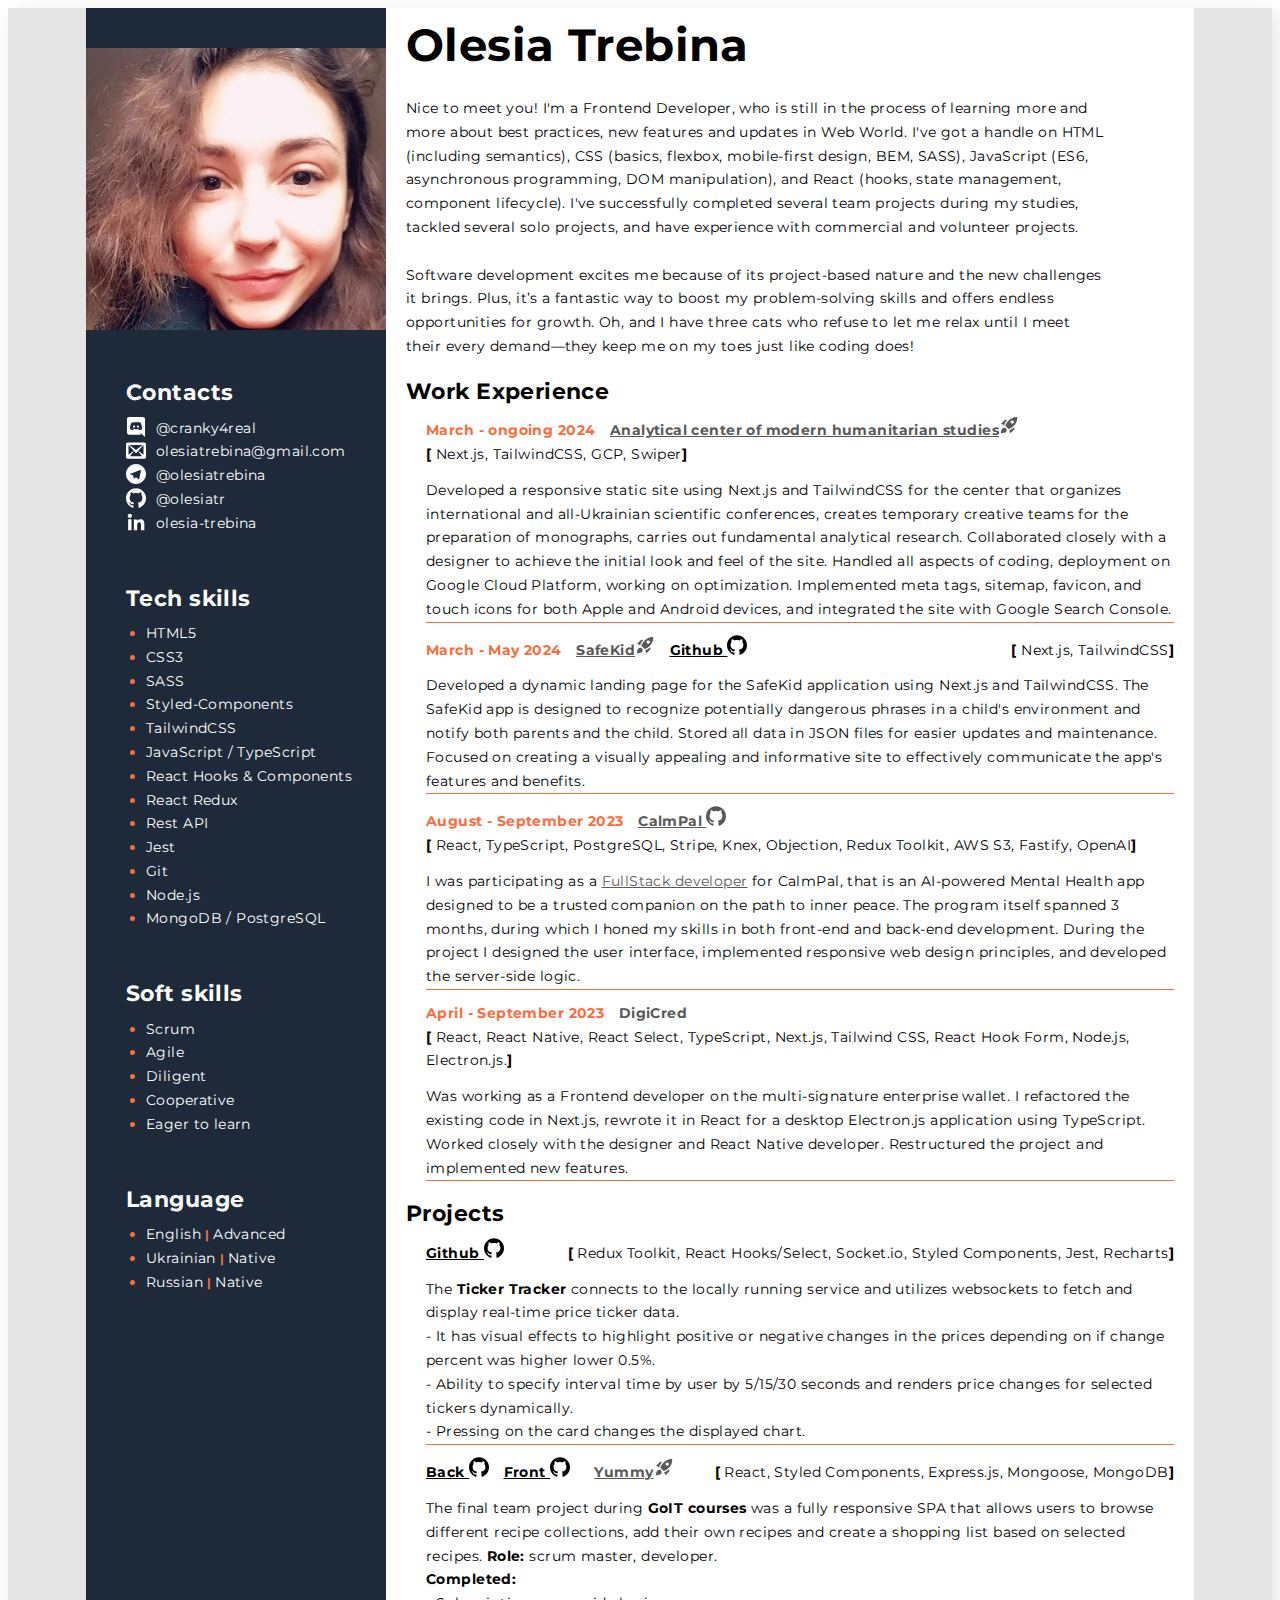
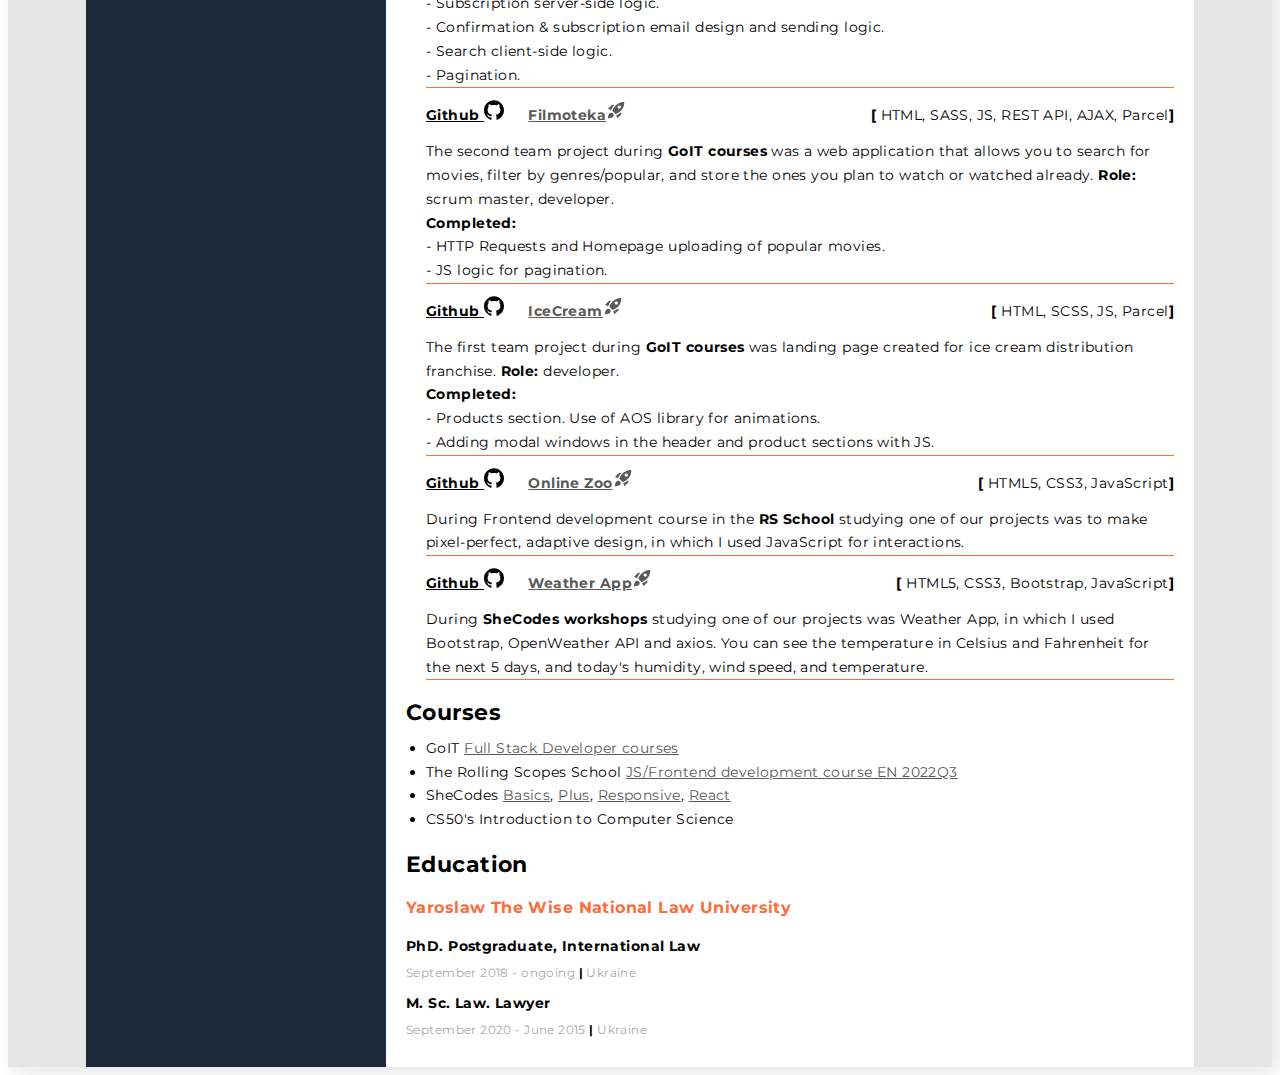
<file: index.html>
<!DOCTYPE html>
<html lang="en">

<head>
    <meta charset="UTF-8">
    <meta http-equiv="X-UA-Compatible" content="IE=edge">
    <meta name="viewport" content="width=device-width, initial-scale=1.0">
    <title>Olesia Trebina</title>
    <link rel="preconnect" href="https://fonts.googleapis.com">
    <link rel="preconnect" href="https://fonts.gstatic.com" crossorigin>
    <link href="https://fonts.googleapis.com/css2?family=Montserrat:wght@400;700&display=swap" rel="stylesheet">
    <link rel="stylesheet" href="./style.css">
</head>

<body>
    <div class="main__container">
        <main>
            <div class="container">
                <!--  -->
                <section class="about">
                    <h1 class="about__title">Olesia Trebina</h1>
                    <p class="about__description">
                        Nice to meet you! I'm a Frontend Developer, who is still in the process of learning more and
                        more about best practices, new features and updates in Web World. I've got a handle on HTML
                        (including semantics), CSS (basics, flexbox,
                        mobile-first design, BEM, SASS), JavaScript (ES6, asynchronous programming, DOM manipulation),
                        and React (hooks, state
                        management, component lifecycle). I've successfully completed several team projects during my
                        studies, tackled several
                        solo projects, and have experience with commercial and volunteer projects.<br /><br />
                        Software
                        development excites me because of
                        its project-based nature and the new challenges it brings. Plus, it’s a fantastic way to boost
                        my problem-solving skills
                        and offers endless opportunities for growth. Oh, and I have three cats who refuse to let me
                        relax until I meet their
                        every demand—they keep me on my toes just like coding does!
                    </p>
                </section>

                <!-- WORK EXPERIENCE  -->
                <section class="projects">
                    <h2 class="projects__title">Work Experience</h2>
                    <ul class="projects__list">
                        <li class="projects__item">
                            <div class="projects__container">
                                <div>
                                    <span class="work__date">March - ongoing 2024</span>

                                    <a href="https://acmhs.in.ua/" class="projects__links" target="_blank"
                                        rel="noopener noreferrer"
                                        aria-label="Analytical center of modern humanitarian studies project">Analytical
                                        center of modern humanitarian studies<svg class="projects__logo--icon"
                                            width="20" height="20">
                                            <use href="./images/symbol-defs.svg#icon-rocket"></use>
                                        </svg></a>

                                </div>

                                <div>
                                    <span class="projects__descriptions"></span>
                                    [
                                    <span class="projects__descriptions">Next.js, TailwindCSS, GCP, Swiper</span>]
                                </div>
                            </div>
                            <p class="projects__descriptions">Developed a responsive static site using Next.js and
                                TailwindCSS for the center that organizes international and all-Ukrainian scientific
                                conferences, creates temporary creative teams for the
                                preparation of monographs, carries out fundamental analytical research. Collaborated
                                closely with a designer to achieve the initial
                                look and feel of the site. Handled
                                all aspects of coding, deployment on Google Cloud Platform, working on optimization.
                                Implemented meta tags, sitemap, favicon,
                                and touch icons for both Apple and Android devices, and integrated the site with Google
                                Search Console.

                            </p>
                        </li>

                        <li class="projects__item">
                            <div class="projects__container">
                                <div>
                                    <span class="work__date">March - May 2024</span>

                                    <a href="hhttps://safekid-landing-page.vercel.app/" class="projects__links"
                                        target="_blank" rel="noopener noreferrer"
                                        aria-label="SafeKid landing page">SafeKid<svg class="projects__logo--icon"
                                            width="20" height="20">
                                            <use href="./images/symbol-defs.svg#icon-rocket"></use>
                                        </svg></a>

                                    <a href="https://github.com/OlesiaTr/safekid-landing-page" class="projects__logo"
                                        target="_blank" rel="noopener noreferrer" aria-label="Github repo">Github
                                        <svg class="projects__logo--icon" width="20" height="20">
                                            <use href="./images/symbol-defs.svg#icon-github"></use>
                                        </svg></a>

                                </div>

                                <div>
                                    <span class="projects__descriptions"></span>
                                    [
                                    <span class="projects__descriptions">Next.js, TailwindCSS</span>]
                                </div>
                            </div>
                            <p class="projects__descriptions">Developed a dynamic landing page for the SafeKid
                                application using Next.js and TailwindCSS. The SafeKid app is designed
                                to recognize potentially dangerous phrases in a child's environment and notify both
                                parents and the child. Stored all
                                data in JSON files for easier updates and maintenance. Focused on creating a visually
                                appealing and informative site to
                                effectively communicate the app's features and benefits.

                            </p>
                        </li>

                        <li class="projects__item">
                            <div class="projects__container">
                                <div>
                                    <span class="work__date">August - September 2023</span>

                                    <a href="https://github.com/BinaryStudioAcademy/bsa-2023-calmpal"
                                        class="projects__links" target="_blank" rel="noopener noreferrer"
                                        aria-label="Github monorepo">CalmPal
                                        <svg class="projects__logo--icon" width="20" height="20">
                                            <use href="./images/symbol-defs.svg#icon-github"></use>
                                        </svg></a>

                                </div>

                                <div>
                                    <span class="projects__descriptions"></span>
                                    [
                                    <span class="projects__descriptions">React, TypeScript, PostgreSQL, Stripe, Knex,
                                        Objection, Redux Toolkit, AWS S3, Fastify, OpenAI</span>]
                                </div>
                            </div>
                            <p class="projects__descriptions">I was participating as a <a
                                    href="https://drive.google.com/file/d/1BTiDZmq7YiCHTnFfwybAC8FV8lrD6LqF/view?usp=drive_link"
                                    class="courses__link" target="_blank" rel="noopener noreferrer"
                                    aria-label="Binary Studio Academy certificate">FullStack developer</a> for CalmPal,
                                that is an AI-powered Mental Health app designed to be
                                a trusted companion on the path to inner peace. The program itself spanned 3 months,
                                during which I honed my skills in both front-end and back-end development. During the
                                project I designed the user interface,
                                implemented responsive web design principles, and developed the server-side logic.
                            </p>
                        </li>

                        <li class="projects__item">
                            <div class="projects__container">
                                <div>
                                    <span class="work__date">April - September 2023</span>

                                    <span class="projects__links">DigiCred</span>

                                </div>

                                <div>
                                    <span class="projects__descriptions"></span>
                                    [
                                    <span class="projects__descriptions">React, React Native, React Select, TypeScript,
                                        Next.js,
                                        Tailwind CSS, React Hook Form, Node.js, Electron.js.</span>]
                                </div>
                            </div>
                            <p class="projects__descriptions">Was working as a Frontend developer on the multi-signature
                                enterprise wallet.
                                I refactored the existing code in Next.js, rewrote it in React for a desktop Electron.js
                                application
                                using TypeScript. Worked
                                closely with the designer and React Native developer. Restructured the project and
                                implemented new features.
                            </p>
                        </li>


                    </ul>
                </section>

                <!-- PROJECTS  -->
                <section class="projects">
                    <h2 class="projects__title">Projects</h2>
                    <ul class="projects__list">
                        <li class="projects__item">
                            <div class="projects__container">
                                <div>
                                    <a href="https://github.com/OlesiaTr/ticker-tracker" class="projects__logo"
                                        target="_blank" rel="noopener noreferrer" aria-label="Github monorepo">Github
                                        <svg class="projects__logo--icon" width="20" height="20">
                                            <use href="./images/symbol-defs.svg#icon-github"></use>
                                        </svg></a>

                                </div>

                                <div>
                                    <span class="projects__descriptions"></span>
                                    [
                                    <span class="projects__descriptions">Redux Toolkit, React Hooks/Select,
                                        Socket.io, Styled
                                        Components, Jest, Recharts</span>]
                                </div>
                            </div>
                            <p class="projects__descriptions">The <span class="projects__courses">Ticker Tracker</span>
                                connects to the locally running service and utilizes websockets to fetch and display
                                real-time price ticker data.<br />
                                - It has
                                visual effects to highlight positive or negative changes in the prices depending on if
                                change percent was higher lower
                                0.5%.<br />
                                - Ability to specify interval time by user by 5/15/30 seconds
                                and renders price changes for selected tickers dynamically.<br />
                                - Pressing on the card changes the displayed chart.
                            </p>
                        </li>

                        <li class="projects__item">
                            <div class="projects__container">
                                <div>
                                    <a href="https://github.com/Demetryj/yummy-backend" class="projects__logo"
                                        target="_blank" rel="noopener noreferrer" aria-label="Github backend">Back
                                        <svg class="projects__logo--icon" width="20" height="20">
                                            <use href="./images/symbol-defs.svg#icon-github"></use>
                                        </svg></a>

                                    <a href="https://github.com/Demetryj/yummy-frontend" class="projects__logo"
                                        target="_blank" rel="noopener noreferrer" aria-label="Github frontend">Front
                                        <svg class="projects__logo--icon" width="20" height="20">
                                            <use href="./images/symbol-defs.svg#icon-github"></use>
                                        </svg></a>

                                    <a href="https://demetryj.github.io/yummy-frontend/" class="projects__links"
                                        target="_blank" rel="noopener noreferrer" aria-label="Yummy project">Yummy<svg
                                            class="projects__logo--icon" width="20" height="20">
                                            <use href="./images/symbol-defs.svg#icon-rocket"></use>
                                        </svg></a>
                                </div>

                                <div>
                                    <span class="projects__descriptions"></span>
                                    [
                                    <span class="projects__descriptions">React, Styled Components,
                                        Express.js, Mongoose, MongoDB</span>]
                                </div>
                            </div>
                            <p class="projects__descriptions">The final team project during <span
                                    class="projects__courses">GoIT courses</span>
                                was a fully responsive SPA that allows users to browse different recipe collections, add
                                their own recipes and create a
                                shopping list based on selected recipes. <span class="projects__courses">Role:</span>
                                scrum master, developer. <br />
                                <span class="projects__courses">Completed:</span><br />
                                - Subscription server-side logic.<br />
                                - Confirmation & subscription email design and sending logic.<br />
                                - Search client-side logic.<br />
                                - Pagination.
                            </p>
                        </li>

                        <li class="projects__item">
                            <div class="projects__container">
                                <div>
                                    <a href="https://github.com/miha-bond/team-project-Filmoteka" class="projects__logo"
                                        target="_blank" rel="noopener noreferrer" aria-label="Github">Github
                                        <svg class="projects__logo--icon" width="20" height="20">
                                            <use href="./images/symbol-defs.svg#icon-github"></use>
                                        </svg></a>
                                    <a href="https://miha-bond.github.io/team-project-Filmoteka" class="projects__links"
                                        target="_blank" rel="noopener noreferrer"
                                        aria-label="Filmoteka project">Filmoteka<svg class="projects__logo--icon"
                                            width="20" height="20">
                                            <use href="./images/symbol-defs.svg#icon-rocket"></use>
                                        </svg></a>
                                </div>

                                <div>
                                    <span class="projects__descriptions"></span>
                                    [
                                    <span class="projects__descriptions">HTML, SASS, JS, REST API, AJAX, Parcel</span>]
                                </div>
                            </div>
                            <p class="projects__descriptions">The second team project during <span
                                    class="projects__courses">GoIT courses</span>
                                was a web application that allows you to search for movies, filter by genres/popular,
                                and store the ones you plan to watch
                                or watched already. <span class="projects__courses">Role:</span>
                                scrum master, developer. <br />
                                <span class="projects__courses">Completed:</span><br />
                                - HTTP Requests and Homepage uploading of popular movies.<br />
                                - JS logic for pagination.
                            </p>
                        </li>

                        <li class="projects__item">
                            <div class="projects__container">
                                <div>
                                    <a href="https://github.com/Dmutriy/goit-markup-team-project" class="projects__logo"
                                        target="_blank" rel="noopener noreferrer" aria-label="Github">Github
                                        <svg class="projects__logo--icon" width="20" height="20">
                                            <use href="./images/symbol-defs.svg#icon-github"></use>
                                        </svg></a>
                                    <a href="https://dmutriy.github.io/goit-markup-team-project/"
                                        class="projects__links" target="_blank" rel="noopener noreferrer"
                                        aria-label="IceCream project">IceCream<svg class="projects__logo--icon"
                                            width="20" height="20">
                                            <use href="./images/symbol-defs.svg#icon-rocket"></use>
                                        </svg></a>
                                </div>

                                <div>
                                    <span class="projects__descriptions"></span>
                                    [
                                    <span class="projects__descriptions">HTML, SCSS, JS, Parcel</span>]
                                </div>
                            </div>
                            <p class="projects__descriptions">The first team project during <span
                                    class="projects__courses">GoIT courses</span>
                                was landing page created for ice cream distribution franchise. <span
                                    class="projects__courses">Role:</span> developer. <br />
                                <span class="projects__courses">Completed:</span><br />
                                - Products section. Use of AOS library for animations.<br />
                                - Adding modal windows in the header and product sections with JS.
                            </p>
                        </li>

                        <li class="projects__item">
                            <div class="projects__container">
                                <div>
                                    <a href="https://github.com/OlesiaTr/RS-online-zoo" class="projects__logo"
                                        target="_blank" rel="noopener noreferrer" aria-label="Github">Github
                                        <svg class="projects__logo--icon" width="20" height="20">
                                            <use href="./images/symbol-defs.svg#icon-github"></use>
                                        </svg></a>
                                    <a href="https://olesiatr.github.io/RS-online-zoo/pages/" class="projects__links"
                                        target="_blank" rel="noopener noreferrer" aria-label="Online Zoo project">Online
                                        Zoo<svg class="projects__logo--icon" width="20" height="20">
                                            <use href="./images/symbol-defs.svg#icon-rocket"></use>
                                        </svg></a>
                                </div>

                                <div>
                                    <span class="projects__descriptions"></span>
                                    [
                                    <span class="projects__descriptions">HTML5, CSS3, JavaScript</span>]
                                </div>
                            </div>
                            <p class="projects__descriptions">During Frontend development
                                course in the <span class="projects__courses">RS School</span>
                                studying one of our projects
                                was to make pixel-perfect, adaptive design, in which I
                                used JavaScript for interactions. </p>
                        </li>

                        <li class="projects__item">
                            <div class="projects__container">
                                <div>
                                    <a href="https://github.com/OlesiaTr/SheCodes-weather-app" class="projects__logo"
                                        target="_blank" rel="noopener noreferrer" aria-label="Github">Github
                                        <svg class="projects__logo--icon" width="20" height="20">
                                            <use href="./images/symbol-defs.svg#icon-github"></use>
                                        </svg></a>
                                    <a href="https://effortless-elf-0edeae.netlify.app/" class="projects__links"
                                        target="_blank" rel="noopener noreferrer"
                                        aria-label="Weather app project">Weather
                                        App<svg class="projects__logo--icon" width="20" height="20">
                                            <use href="./images/symbol-defs.svg#icon-rocket"></use>
                                        </svg></a>
                                </div>

                                <div>
                                    <span class="projects__descriptions"></span>
                                    [
                                    <span class="projects__descriptions">HTML5, CSS3, Bootstrap, JavaScript</span>]
                                </div>
                            </div>
                            <p class="projects__descriptions">During <span class="projects__courses">SheCodes
                                    workshops</span>
                                studying one of our projects
                                was Weather App, in which I
                                used Bootstrap, OpenWeather API and axios. You can see the temperature in Celsius and
                                Fahrenheit for the next 5 days, and today's humidity, wind speed, and
                                temperature. </p>
                        </li>
                    </ul>
                </section>

                <!-- COURSES -->
                <section class="courses">
                    <h2 class="courses__title">Courses</h2>
                    <ul class="courses__list">
                        <li class="courses__item">
                            <span class="courses__name">GoIT</span> <a
                                href="https://drive.google.com/file/d/1kREHjmEbd-VrnqVgrcP9ey85DF4GG_VJ/view?usp=drive_link"
                                class="courses__link" target="_blank" rel="noopener noreferrer"
                                aria-label="GoIT Full Stack Developer certificate">Full Stack Developer
                                courses</a>
                        </li>
                        <li class="courses__item">
                            <span class="courses__name">The Rolling Scopes School</span>
                            <a href="https://drive.google.com/file/d/1SrS7hPsVXT0_byCx0BzaTzFCVaPRbcGp/view?usp=drive_link"
                                class="courses__link" target="_blank" rel="noopener noreferrer"
                                aria-label="The Rolling Scopes School JS/Frontend certificate">JS/Frontend development
                                course EN 2022Q3</a>
                        </li>
                        <li class="courses__item">
                            <span class="courses__name">SheCodes</span>
                            <a href="https://www.shecodes.io/certificates/969ee2246449988ba49a5c7a87a00534"
                                class="courses__link" target="_blank" rel="noopener noreferrer"
                                aria-label="SheCodes Basics certificate">Basics</a>,
                            <a href="https://www.shecodes.io/certificates/13867a2a6a15bf268260e0bf23cfcd35"
                                class="courses__link" target="_blank" rel="noopener noreferrer"
                                aria-label="SheCodes Plus certificate">Plus</a>,
                            <a href="https://www.shecodes.io/certificates/482a7637bebb87d5135b3476e4325680"
                                class="courses__link" target="_blank" rel="noopener noreferrer"
                                aria-label="SheCodes Responsive certificate">Responsive</a>,
                            <a href="https://drive.google.com/file/d/1XPa69GZtArkeQyKELOCmZZ7ip9eY5ZD9/view?usp=drive_link"
                                class="courses__link" target="_blank" rel="noopener noreferrer"
                                aria-label="SheCodes React certificate">React</a>
                        </li>
                        <li class="courses__item">
                            <span class="courses__name">CS50</span>'s Introduction to
                            Computer Science
                        </li>
                    </ul>
                </section>

                <!-- EDUCATION -->
                <section class="education">
                    <h2 class="education__title">Education</h2>
                    <h3 class="education__uni">
                        Yaroslaw The Wise National Law University
                    </h3>
                    <ul class="education__list">
                        <li class="education__item list">
                            <div class="education__wrap">
                                <h4 class="education__specialty">
                                    PhD. Postgraduate, International Law
                                </h4>
                                <p class="education__date">
                                    September 2018 - ongoing
                                    <span class="line">| </span>Ukraine
                                </p>
                            </div>
                        </li>
                        <li class="education__item list">
                            <div class="education__wrap">
                                <h4 class="education__specialty">M. Sc. Law. Lawyer</h4>
                                <p class="education__date">
                                    September 2020 - June 2015
                                    <span class="line">| </span>Ukraine
                                </p>
                            </div>
                        </li>
                    </ul>
                </section>
            </div>
        </main>

        <!--  -->
        <aside class="sidebar">
            <!-- PHOTO -->
            <img src="./images/photo_2022-04-09_14-37-54.jpg" alt="My photo" class="user-photo">

            <section class="contacts">
                <h2 class="contacts__title">Contacts</h2>
                <ul class="contacts__list list">
                    <li class="contacts__item">
                        <a href="https://discord.com/users/cranky4real" class="contacts__logo" target="_blank"
                            rel="noopener noreferrer" aria-label="Discord">
                            <svg class="contacts__logo--icon" width="20" height="20">
                                <use href="./images/symbol-defs.svg#icon-discord"></use>
                            </svg>@cranky4real</a>
                    </li>
                    <li class="contacts__item">
                        <a href="mailto:olesiatrebina@gmail.com" class="contacts__logo" target="_blank"
                            rel="noopener noreferrer" aria-label="Email">
                            <svg class="contacts__logo--icon" width="20" height="20">
                                <use href="./images/symbol-defs.svg#icon-mail"></use>
                            </svg>olesiatrebina@gmail.com</a>
                    </li>
                    <li class="contacts__item">
                        <a href="https://t.me/olesiatrebina" class="contacts__logo" target="_blank"
                            rel="noopener noreferrer" aria-label="Telegram">
                            <svg class="contacts__logo--icon" width="20" height="20">
                                <use href="./images/symbol-defs.svg#icon-telegram"></use>
                            </svg>@olesiatrebina</a>
                    </li>
                    <li class="contacts__item">
                        <a href="https://github.com/OlesiaTr" class="contacts__logo" target="_blank"
                            rel="noopener noreferrer" aria-label="Github">
                            <svg class="contacts__logo--icon" width="20" height="20">
                                <use href="./images/symbol-defs.svg#icon-github"></use>
                            </svg>@olesiatr</a>
                    </li>

                    <li class="contacts__item">
                        <a href="https://www.linkedin.com/in/olesia-trebina/" class="contacts__logo" target="_blank"
                            rel="noopener noreferrer" aria-label="Linkedin">
                            <svg class="contacts__logo--icon" width="20" height="20">
                                <use href="./images/symbol-defs.svg#icon-linkedin"></use>
                            </svg>olesia-trebina</a>
                    </li>
                </ul>
            </section>

            <!-- TECH SKILLS -->
            <section class="tech-skills">
                <h2 class="tech-skills__title">Tech skills</h2>
                <ul class="tech-skills__list">
                    <li class="tech-skills__item">
                        <span class="tech-skills__item--text">HTML5</span>
                    </li>
                    <li class="tech-skills__item">
                        <span class="tech-skills__item--text">CSS3</span>
                    </li>
                    <li class="tech-skills__item">
                        <span class="tech-skills__item--text">SASS</span>
                    </li>
                    <li class="tech-skills__item">
                        <span class="tech-skills__item--text">Styled-Components</span>
                    </li>
                    <li class="tech-skills__item">
                        <span class="tech-skills__item--text">TailwindCSS</span>
                    </li>
                    <li class="tech-skills__item">
                        <span class="tech-skills__item--text">JavaScript / TypeScript</span>
                    </li>
                    <li class="tech-skills__item">
                        <span class="tech-skills__item--text">React Hooks & Components</span>
                    </li>
                    <li class="tech-skills__item">
                        <span class="tech-skills__item--text">React Redux</span>
                    </li>
                    <li class="tech-skills__item">
                        <span class="tech-skills__item--text">Rest API</span>
                    </li>
                    <li class="tech-skills__item">
                        <span class="tech-skills__item--text">Jest</span>
                    </li>
                    <li class="tech-skills__item">
                        <span class="tech-skills__item--text">Git</span>
                    </li>
                    <li class="tech-skills__item">
                        <span class="tech-skills__item--text">Node.js</span>
                    </li>
                    <li class="tech-skills__item">
                        <span class="tech-skills__item--text">MongoDB / PostgreSQL</span>
                    </li>

                </ul>
            </section>

            <!-- SOFT SKILLS -->
            <section class="soft-skills">
                <h2 class="soft-skills__title">Soft skills</h2>
                <ul class="soft-skills__list">
                    <li class="soft-skills__item">
                        <span class="soft-skills__item--text">Scrum</span>
                    </li>
                    <li class="soft-skills__item">
                        <span class="soft-skills__item--text">Agile</span>
                    </li>
                    <li class="soft-skills__item">
                        <span class="soft-skills__item--text">Diligent</span>
                    </li>
                    <li class="soft-skills__item">
                        <span class="soft-skills__item--text">Cooperative</span>
                    </li>
                    <li class="soft-skills__item">
                        <span class="soft-skills__item--text">Eager to learn</span>
                    </li>
                </ul>
            </section>

            <!-- LANGUAGES -->
            <section class="language">
                <h2 class="language__title">Language</h2>
                <ul class="language__list">
                    <li class="language__item">
                        <span class="language__item--text">English <span class="line">| </span>
                            Advanced</span>
                    </li>
                    <li class="language__item">
                        <span class="language__item--text">Ukrainian <span class="line">| </span> Native</span>
                    </li>
                    <li class="language__item">
                        <span class="language__item--text">Russian <span class="line">| </span> Native</span>
                    </li>
                </ul>
            </section>
        </aside>
    </div>
</body>

</html>
</file>
<file: style.css>
:root {
  --main-text-color: #595959;
  --secondary-text-color: #757575;
  --secondary-bcg-color: #1e2939;
  --accent-color: #fb6d3a;
  --transition: 0.25s cubic-bezier(0.4, 0, 0.2, 1);
}

html {
  scroll-behavior: smooth;
}

p,
pre,
h1,
h2,
h3,
h4,
h5,
h6 {
  margin: 0;
}

ul,
ol {
  margin: 0;
  padding-left: 0;
}

button {
  cursor: pointer;
}

img {
  display: block;
  max-width: 100%;
  height: auto;
  width: 100%;
}

.list {
  list-style: none;
}

.line {
  font-weight: 700;
  font-size: 12px;
  line-height: 1.25;
  color: rgba(0, 0, 0, 1);
}

body {
  font-family: 'Montserrat', sans-serif;
  font-size: 14px;
  line-height: 1.7;
  letter-spacing: 0.03em;
  background-color: #ffffff;
  color: var(--main-text-color);
}

.hidden {
  position: absolute;
  white-space: nowrap;
  width: 1px;
  height: 1px;
  overflow: hidden;
  border: 0;
  padding: 0;
  clip: rect(0 0 0 0);
  clip-path: inset(50%);
  margin: -1px;
}

.main__container {
  display: flex;
  flex-direction: row-reverse;
  justify-content: center;
  background-color: #e5e5e5;
  margin: 0px auto;
  box-shadow: 6px 6px 20px rgba(0, 0, 0, 0.1);
}

.container {
  color: #000000;
  background-color: #ffffff;
  padding: 10px 20px;
}
@media screen and (min-width: 480px) {
  .container {
    width: 480px;
  }
}
@media screen and (min-width: 768px) {
  .container {
    width: 768px;
  }
}
@media screen and (min-width: 1200px) {
  .container {
    max-width: 1200px;
  }
}

.container .about {
  width: 700px;
}
.about,
.projects,
.courses,
.education {
  margin-bottom: 20px;
}
.about__title {
  font-weight: 700;
  font-size: 45px;
  line-height: 1.2;
  margin-bottom: 25px;
}

.projects__title,
.courses__title,
.education__title,
.contacts__title,
.tech-skills__title,
.soft-skills__title,
.language__title {
  font-weight: 700;
  font-size: 22px;
  line-height: 1.2;
  margin-bottom: 10px;
}

.projects__list,
.courses__list,
.tech-skills__list,
.soft-skills__list,
.language__list {
  margin-left: 20px;
}
.projects__item {
  font-weight: 700;
  display: flex;
  flex-direction: column;
  border-bottom: var(--accent-color) 1px solid;
}

.projects__item + .projects__item {
  margin-top: 12px;
}

.projects__container {
  font-weight: 700;
  display: flex;
  align-items: flex-end;
  justify-content: space-between;
  flex-wrap: wrap;
  margin-bottom: 12px;
}

.projects__links {
  color: var(--main-text-color);
  margin-left: 10px;
  transition: color var(--transition);
}

.projects__links:hover {
  color: var(--accent-color);
}

.projects__descriptions {
  font-weight: 400;
}

.projects__courses {
  font-weight: 700;
}

.projects__logo {
  color: #000000;
  transition: color 0.25s cubic-bezier(0.4, 0, 0.2, 1),
    box-shadow 0.25s cubic-bezier(0.4, 0, 0.2, 1);
}

.projects__logo:hover,
.projects__logo:focus {
  color: var(--accent-color);
}

.projects__logo--icon {
  margin-right: 10px;
  fill: currentColor;
}

.courses__nam,
.work__date {
  color: var(--accent-color);
  font-weight: 700;
}

.courses__link {
  color: var(--main-text-color);
  transition: font-weight var(--transition);
}

.courses__link:hover {
  font-weight: 700;
}

.education__uni {
  color: var(--accent-color);
  font-weight: 700;
  font-size: 16px;
  line-height: 1.25;
  margin-top: 20px;
  margin-bottom: 20px;
}

.education__wrap {
  margin-bottom: 15px;
}
.education__specialty {
  font-weight: 700;
  line-height: 1.2;
  margin-bottom: 10px;
}
.education__date {
  color: #a8a8a8;
  font-style: normal;
  font-weight: 400;
  font-size: 12px;
  line-height: 15px;
}

.sidebar {
  color: #ffffff;
  background-color: #1e2939;
  min-width: 300px;
  padding-top: 40px;
}

.user-photo {
  width: 300px;
  margin-bottom: 50px;
}

.contacts__logo {
  color: #ffffff;
  text-decoration: none;
  display: flex;
  transition: color 0.25s cubic-bezier(0.4, 0, 0.2, 1),
    box-shadow 0.25s cubic-bezier(0.4, 0, 0.2, 1);
}

.contacts__logo:hover,
.contacts__logo:focus {
  color: var(--accent-color);
  box-shadow: 0px 4px 4px rgb(0 0 0 / 25%);
}

.contacts__logo--icon {
  margin-right: 10px;
  fill: currentColor;
}

.tech-skills,
.soft-skills,
.language,
.contacts {
  margin: 50px 0 45px 40px;
}

.tech-skills__list,
.soft-skills__list,
.language__list,
.contacts__list {
  color: var(--accent-color);
}
.tech-skills__item--text,
.soft-skills__item--text,
.language__item--text {
  color: #ffffff;
}

.language__item--text .line {
  color: var(--accent-color);
}
</file>
